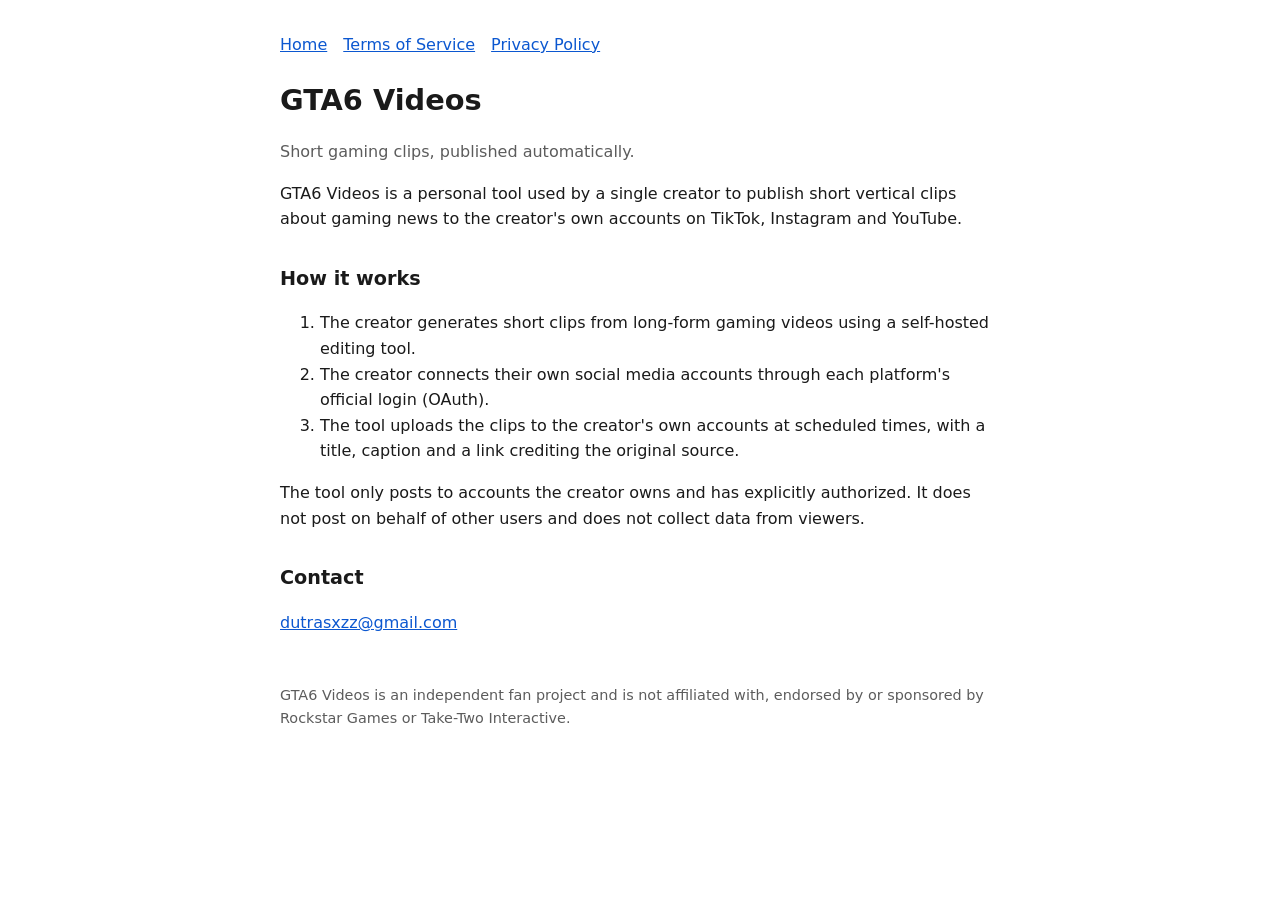
<file: index.html>
<!doctype html>
<html lang="en">
<head>
<meta charset="utf-8">
<meta name="viewport" content="width=device-width, initial-scale=1">
<title>GTA6 Videos</title>
<link rel="stylesheet" href="style.css">
</head>
<body>
<main>
  <nav><a href="index.html">Home</a><a href="terms.html">Terms of Service</a><a href="privacy.html">Privacy Policy</a></nav>
  <h1>GTA6 Videos</h1>
  <p class="muted">Short gaming clips, published automatically.</p>

  <p>GTA6 Videos is a personal tool used by a single creator to publish short vertical clips about gaming news to the creator's own accounts on TikTok, Instagram and YouTube.</p>

  <h2>How it works</h2>
  <ol>
    <li>The creator generates short clips from long-form gaming videos using a self-hosted editing tool.</li>
    <li>The creator connects their own social media accounts through each platform's official login (OAuth).</li>
    <li>The tool uploads the clips to the creator's own accounts at scheduled times, with a title, caption and a link crediting the original source.</li>
  </ol>

  <p>The tool only posts to accounts the creator owns and has explicitly authorized. It does not post on behalf of other users and does not collect data from viewers.</p>

  <h2>Contact</h2>
  <p><a href="mailto:dutrasxzz@gmail.com">dutrasxzz@gmail.com</a></p>

  <footer>GTA6 Videos is an independent fan project and is not affiliated with, endorsed by or sponsored by Rockstar Games or Take-Two Interactive.</footer>
</main>
</body>
</html>
</file>
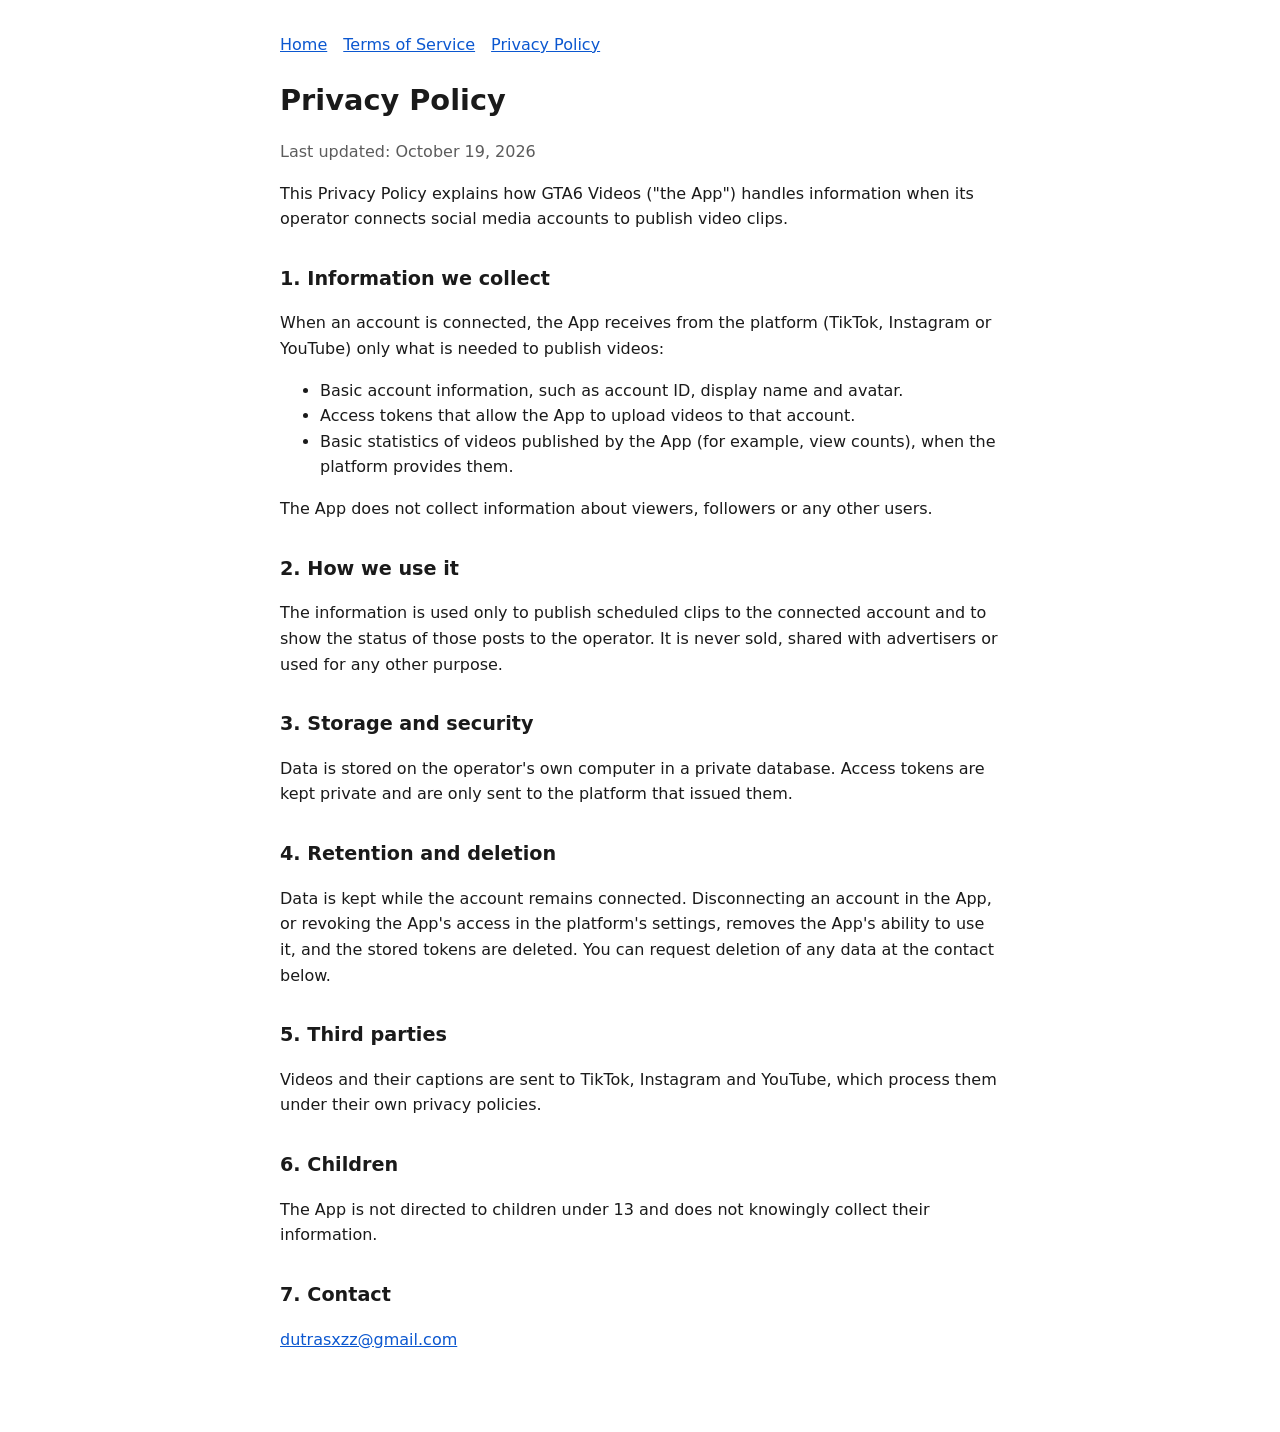
<file: privacy.html>
<!doctype html>
<html lang="en">
<head>
<meta charset="utf-8">
<meta name="viewport" content="width=device-width, initial-scale=1">
<title>Privacy Policy</title>
<link rel="stylesheet" href="style.css">
</head>
<body>
<main>
  <nav><a href="index.html">Home</a><a href="terms.html">Terms of Service</a><a href="privacy.html">Privacy Policy</a></nav>
  <h1>Privacy Policy</h1>
  <p class="muted">Last updated: October 19, 2026</p>

  <p>This Privacy Policy explains how GTA6 Videos ("the App") handles information when its operator connects social media accounts to publish video clips.</p>

  <h2>1. Information we collect</h2>
  <p>When an account is connected, the App receives from the platform (TikTok, Instagram or YouTube) only what is needed to publish videos:</p>
  <ul>
    <li>Basic account information, such as account ID, display name and avatar.</li>
    <li>Access tokens that allow the App to upload videos to that account.</li>
    <li>Basic statistics of videos published by the App (for example, view counts), when the platform provides them.</li>
  </ul>
  <p>The App does not collect information about viewers, followers or any other users.</p>

  <h2>2. How we use it</h2>
  <p>The information is used only to publish scheduled clips to the connected account and to show the status of those posts to the operator. It is never sold, shared with advertisers or used for any other purpose.</p>

  <h2>3. Storage and security</h2>
  <p>Data is stored on the operator's own computer in a private database. Access tokens are kept private and are only sent to the platform that issued them.</p>

  <h2>4. Retention and deletion</h2>
  <p>Data is kept while the account remains connected. Disconnecting an account in the App, or revoking the App's access in the platform's settings, removes the App's ability to use it, and the stored tokens are deleted. You can request deletion of any data at the contact below.</p>

  <h2>5. Third parties</h2>
  <p>Videos and their captions are sent to TikTok, Instagram and YouTube, which process them under their own privacy policies.</p>

  <h2>6. Children</h2>
  <p>The App is not directed to children under 13 and does not knowingly collect their information.</p>

  <h2>7. Contact</h2>
  <p><a href="mailto:dutrasxzz@gmail.com">dutrasxzz@gmail.com</a></p>
</main>
</body>
</html>
</file>
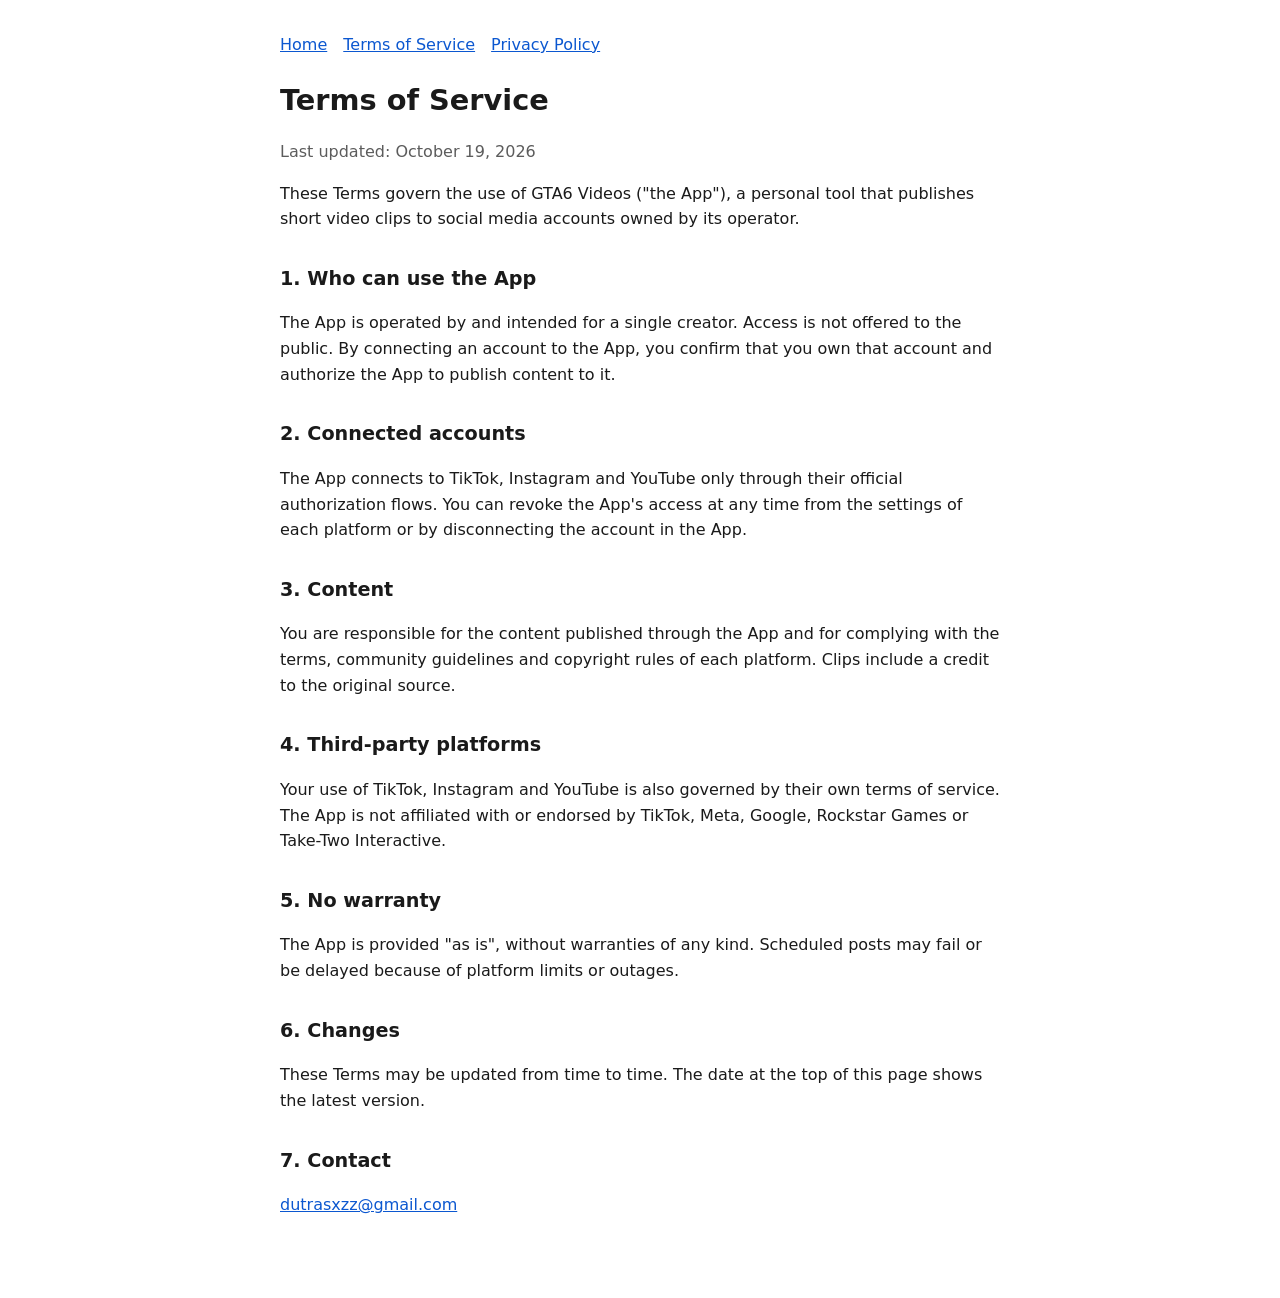
<file: terms.html>
<!doctype html>
<html lang="en">
<head>
<meta charset="utf-8">
<meta name="viewport" content="width=device-width, initial-scale=1">
<title>Terms of Service</title>
<link rel="stylesheet" href="style.css">
</head>
<body>
<main>
  <nav><a href="index.html">Home</a><a href="terms.html">Terms of Service</a><a href="privacy.html">Privacy Policy</a></nav>
  <h1>Terms of Service</h1>
  <p class="muted">Last updated: October 19, 2026</p>

  <p>These Terms govern the use of GTA6 Videos ("the App"), a personal tool that publishes short video clips to social media accounts owned by its operator.</p>

  <h2>1. Who can use the App</h2>
  <p>The App is operated by and intended for a single creator. Access is not offered to the public. By connecting an account to the App, you confirm that you own that account and authorize the App to publish content to it.</p>

  <h2>2. Connected accounts</h2>
  <p>The App connects to TikTok, Instagram and YouTube only through their official authorization flows. You can revoke the App's access at any time from the settings of each platform or by disconnecting the account in the App.</p>

  <h2>3. Content</h2>
  <p>You are responsible for the content published through the App and for complying with the terms, community guidelines and copyright rules of each platform. Clips include a credit to the original source.</p>

  <h2>4. Third-party platforms</h2>
  <p>Your use of TikTok, Instagram and YouTube is also governed by their own terms of service. The App is not affiliated with or endorsed by TikTok, Meta, Google, Rockstar Games or Take-Two Interactive.</p>

  <h2>5. No warranty</h2>
  <p>The App is provided "as is", without warranties of any kind. Scheduled posts may fail or be delayed because of platform limits or outages.</p>

  <h2>6. Changes</h2>
  <p>These Terms may be updated from time to time. The date at the top of this page shows the latest version.</p>

  <h2>7. Contact</h2>
  <p><a href="mailto:dutrasxzz@gmail.com">dutrasxzz@gmail.com</a></p>
</main>
</body>
</html>
</file>
<file: style.css>
:root { --bg: #ffffff; --fg: #1a1a1a; --muted: #5c5c5c; --link: #0b57d0; }
@media (prefers-color-scheme: dark) {
  :root { --bg: #121212; --fg: #ececec; --muted: #a8a8a8; --link: #8ab4f8; }
}
body { background: var(--bg); color: var(--fg); font: 16px/1.6 system-ui, -apple-system, "Segoe UI", sans-serif; margin: 0; }
main { max-width: 720px; margin: 0 auto; padding: 32px 16px 64px; }
h1 { font-size: 1.8rem; margin-bottom: 0.2rem; }
h2 { font-size: 1.2rem; margin-top: 2rem; }
.muted { color: var(--muted); }
a { color: var(--link); }
nav a { margin-right: 16px; }
footer { margin-top: 48px; font-size: 0.9rem; color: var(--muted); }
</file>
